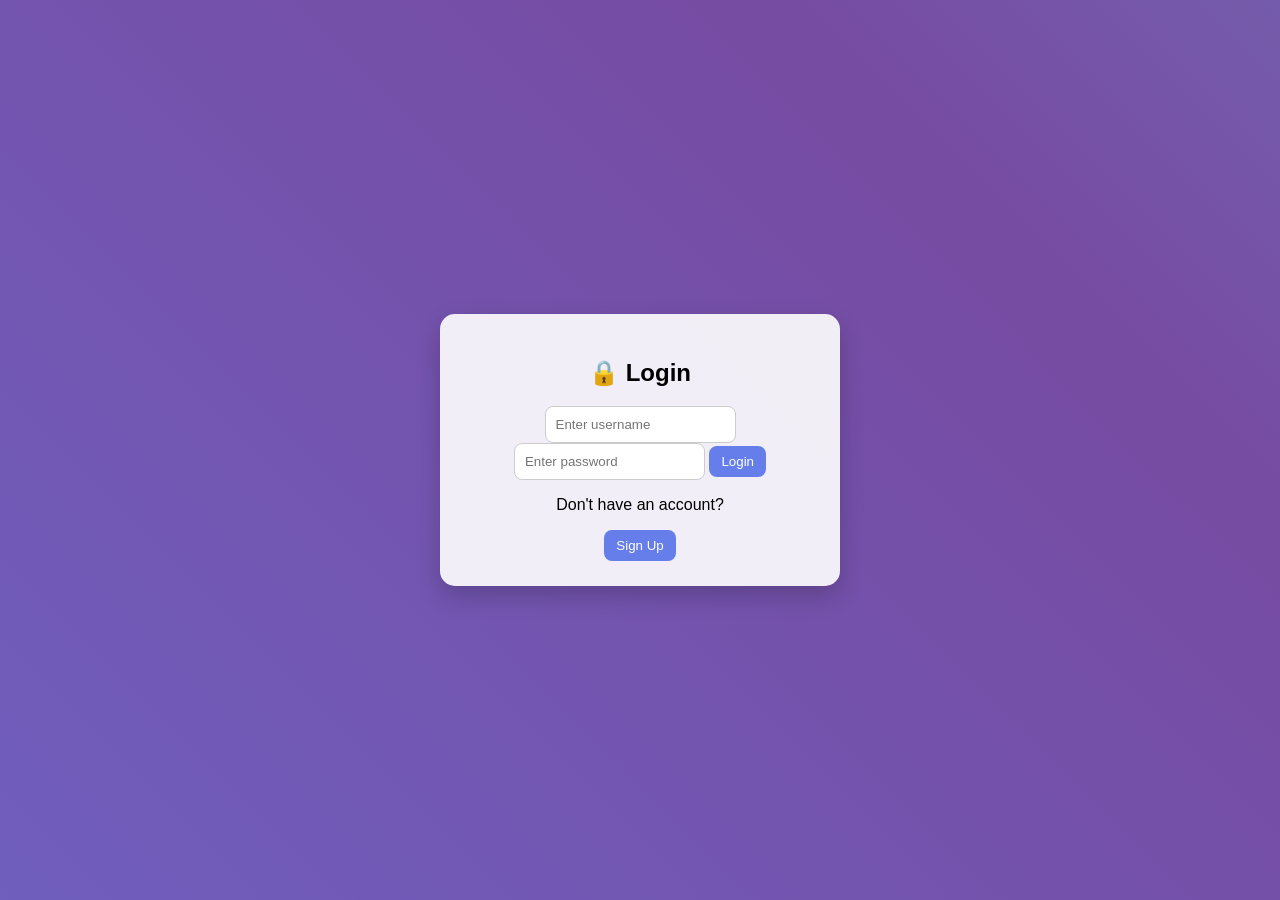
<file: index.html>
<!DOCTYPE html>
<html>
<head>
  <title>TaskMaster</title>
  <link rel="stylesheet" href="style.css">
</head>

<body>

<script>
let isLoggedIn = localStorage.getItem("isLoggedIn");
if (isLoggedIn !== "true") {
  window.location.href = "login.html";
}
</script>

<div class="container">
  <h1>✨ TaskMaster</h1>
  <p class="tagline">Organize your tasks efficiently 📁</p>

  <button onclick="toggleDarkMode()">🌙 Dark Mode</button>
  <button onclick="logout()">Logout</button>

  <div class="input-area">
    <input type="text" id="taskInput" placeholder="Enter your task...">
    <button onclick="addTask()">Add</button>
  </div>

  <div class="filters">
    <button onclick="filterTasks('all')">All</button>
    <button onclick="filterTasks('completed')">Completed</button>
    <button onclick="filterTasks('pending')">Pending</button>
  </div>

  <div class="progress-bar">
    <div id="progressFill"></div>
  </div>

  <p id="progressText">Progress: 0%</p>

  <ul id="taskList"></ul>

  <p id="emptyMsg">No tasks yet 😅</p>
  <p id="counter">Total Tasks: 0</p>
</div>

<script src="script.js"></script>

</body>
</html>
</file>
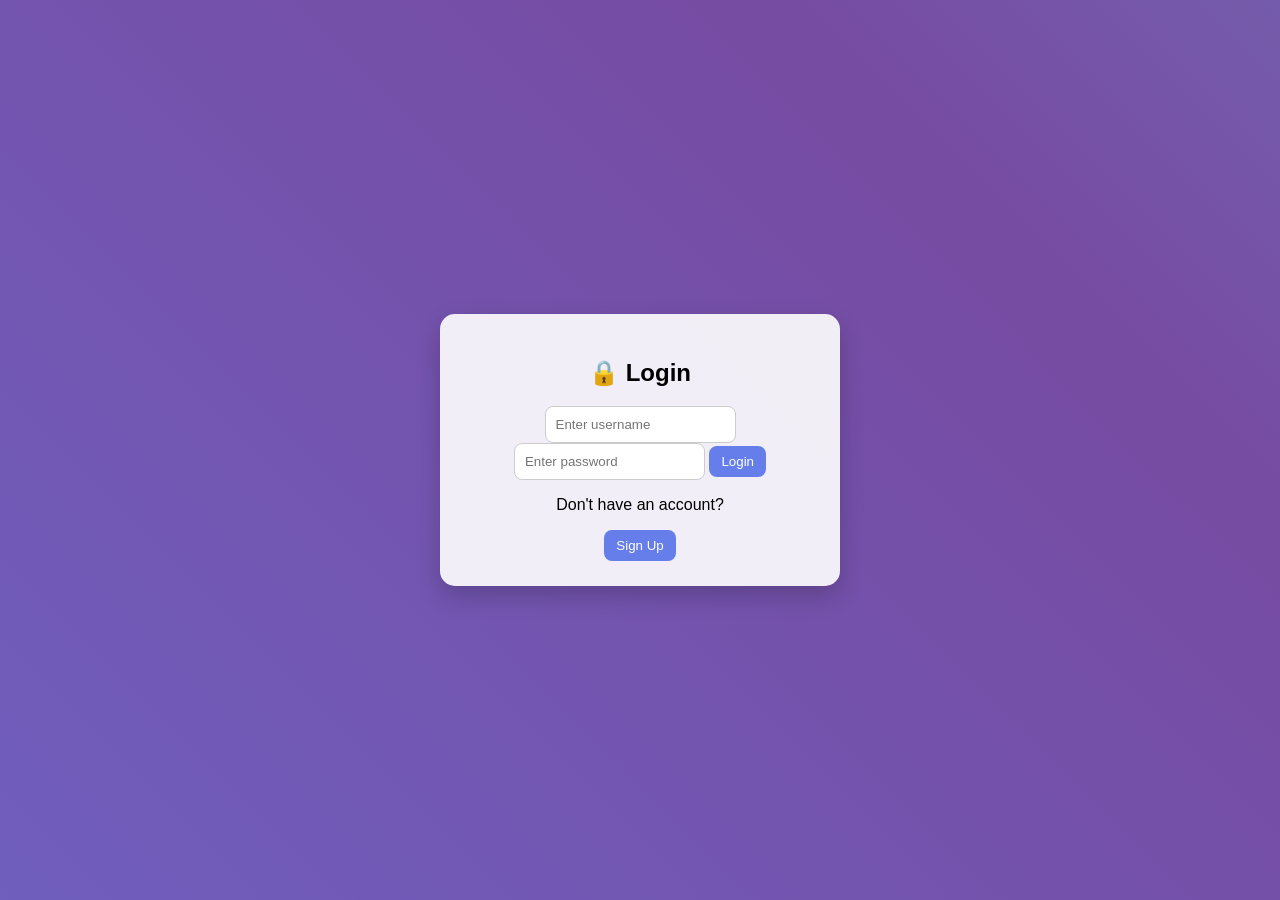
<file: login.html>
<!DOCTYPE html>
<html>
<head>
  <title>Login</title>
  <link rel="stylesheet" href="style.css">
</head>

<body>

<div class="container">
  <h2>🔒 Login</h2>

  <input type="text" id="username" placeholder="Enter username">
  <input type="password" id="password" placeholder="Enter password">

  <button onclick="login()">Login</button>

  <p>Don't have an account?</p>
  <button onclick="goSignup()">Sign Up</button>
</div>

<script>
function login() {
  let user = document.getElementById("username").value;
  let pass = document.getElementById("password").value;

  let storedUser = localStorage.getItem("user");
  let storedPass = localStorage.getItem("pass");

  if (user === storedUser && pass === storedPass) {
    localStorage.setItem("isLoggedIn", "true");
    localStorage.setItem("currentUser", user);
    window.location.href = "index.html";
  } else {
    alert("Wrong username or password ❌");
  }
}

function goSignup() {
  window.location.href = "signup.html";
}
</script>

</body>
</html>
</file>
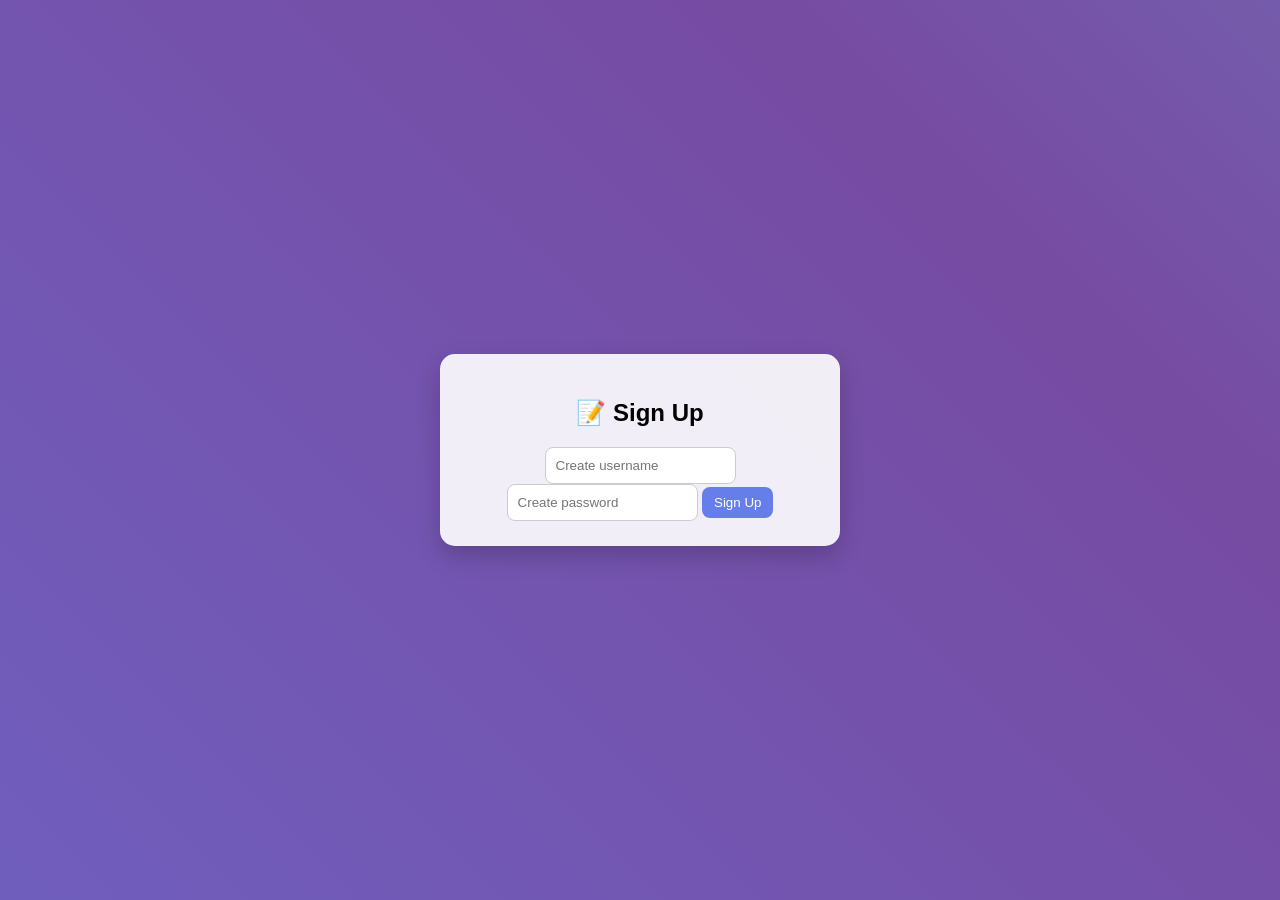
<file: signup.html>
<!DOCTYPE html>
<html>
<head>
  <title>Sign Up</title>
  <link rel="stylesheet" href="style.css">
</head>

<body>

<div class="container">
  <h2>📝 Sign Up</h2>

  <input type="text" id="newUser" placeholder="Create username">
  <input type="password" id="newPass" placeholder="Create password">

  <button onclick="signup()">Sign Up</button>
</div>

<script>
function signup() {
  let user = document.getElementById("newUser").value;
  let pass = document.getElementById("newPass").value;

  if (user === "" || pass === "") {
    alert("Fill all fields ❗");
    return;
  }

  localStorage.setItem("user", user);
  localStorage.setItem("pass", pass);

  alert("Account created ✅");
  window.location.href = "login.html";
}
</script>

</body>
</html>
</file>
<file: style.css>
body {
  font-family: 'Poppins', sans-serif;
  background: linear-gradient(45deg, #667eea, #764ba2, #6dd5ed);
  background-size: 400% 400%;
  animation: gradientMove 10s ease infinite;
  display: flex;
  justify-content: center;
  align-items: center;
  height: 100vh;
  margin: 0;
}

@keyframes gradientMove {
  0% { background-position: 0% 50%; }
  50% { background-position: 100% 50%; }
  100% { background-position: 0% 50%; }
}

.container {
  background: rgba(255,255,255,0.9);
  padding: 25px;
  border-radius: 15px;
  width: 350px;
  text-align: center;
  box-shadow: 0 10px 25px rgba(0,0,0,0.2);
}

.tagline {
  font-size: 14px;
  color: gray;
}

.input-area {
  display: flex;
  gap: 10px;
  margin-top: 10px;
}

input {
  padding: 10px;
  flex: 1;
  border-radius: 8px;
  border: 1px solid #ccc;
}

button {
  padding: 8px 12px;
  background: #667eea;
  color: white;
  border: none;
  border-radius: 8px;
  cursor: pointer;
}

.filters button {
  margin: 5px;
  background: #4c51bf;
}

li {
  list-style: none;
  background: #f9f9f9;
  margin: 8px 0;
  padding: 10px;
  border-radius: 8px;
  display: flex;
  justify-content: space-between;
}

.completed {
  text-decoration: line-through;
  opacity: 0.6;
}

.progress-bar {
  width: 100%;
  height: 8px;
  background: #ddd;
  border-radius: 10px;
  margin-top: 10px;
}

#progressFill {
  height: 100%;
  width: 0%;
  background: #667eea;
  border-radius: 10px;
}

.dark {
  background: #1a202c;
}

.dark .container {
  background: #2d3748;
  color: white;
}
</file>
